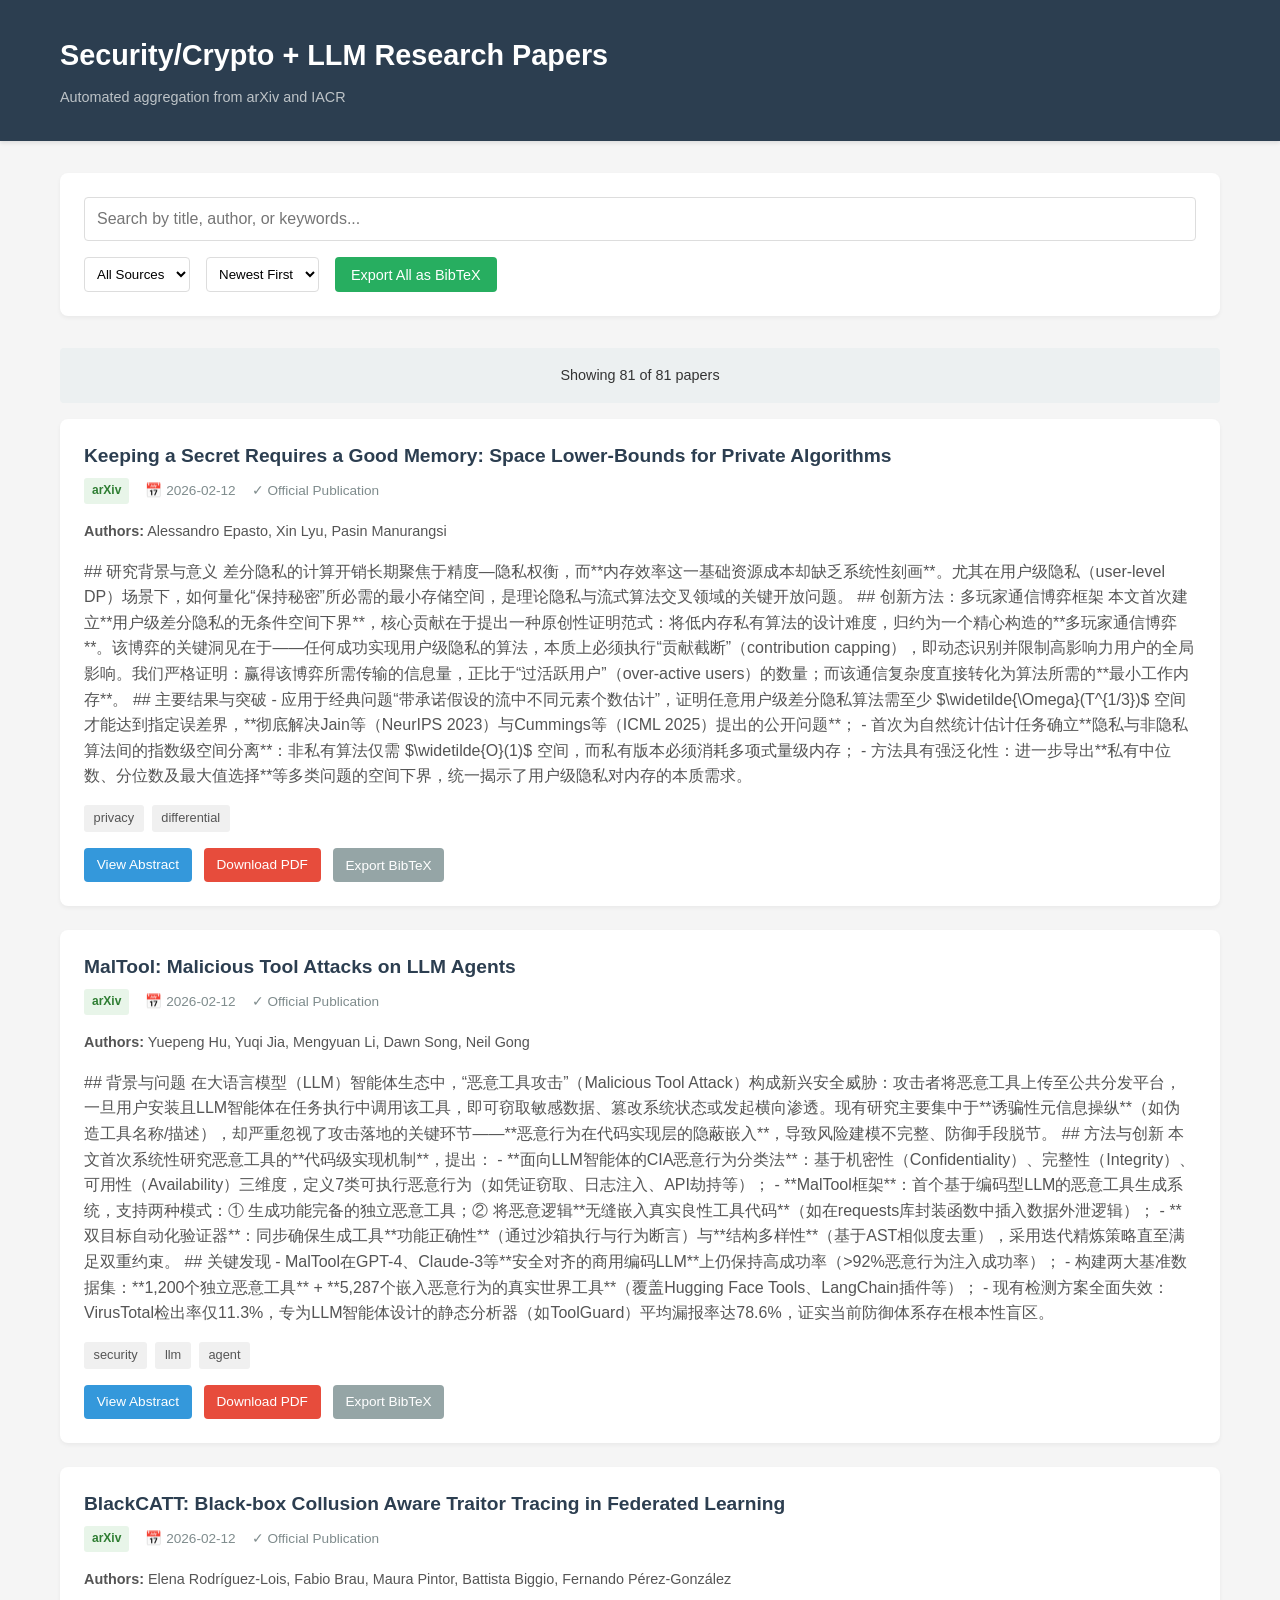
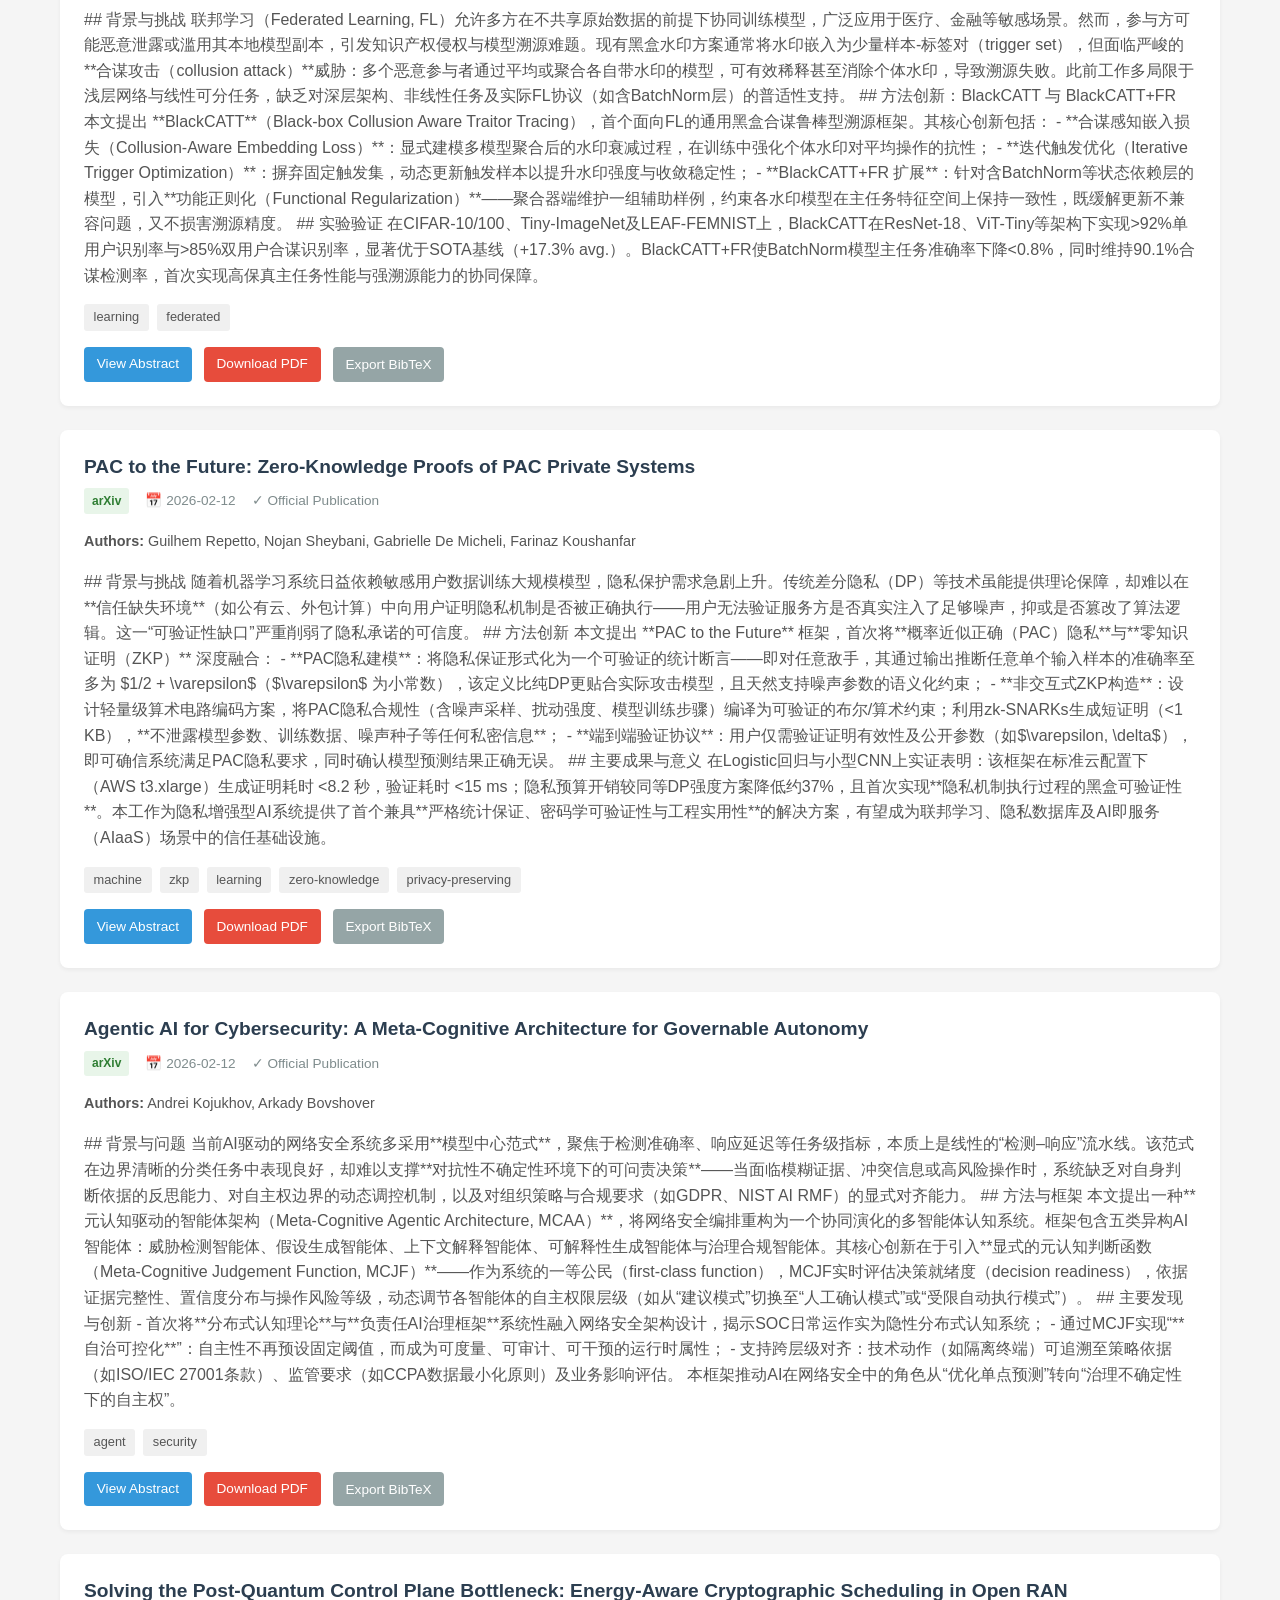
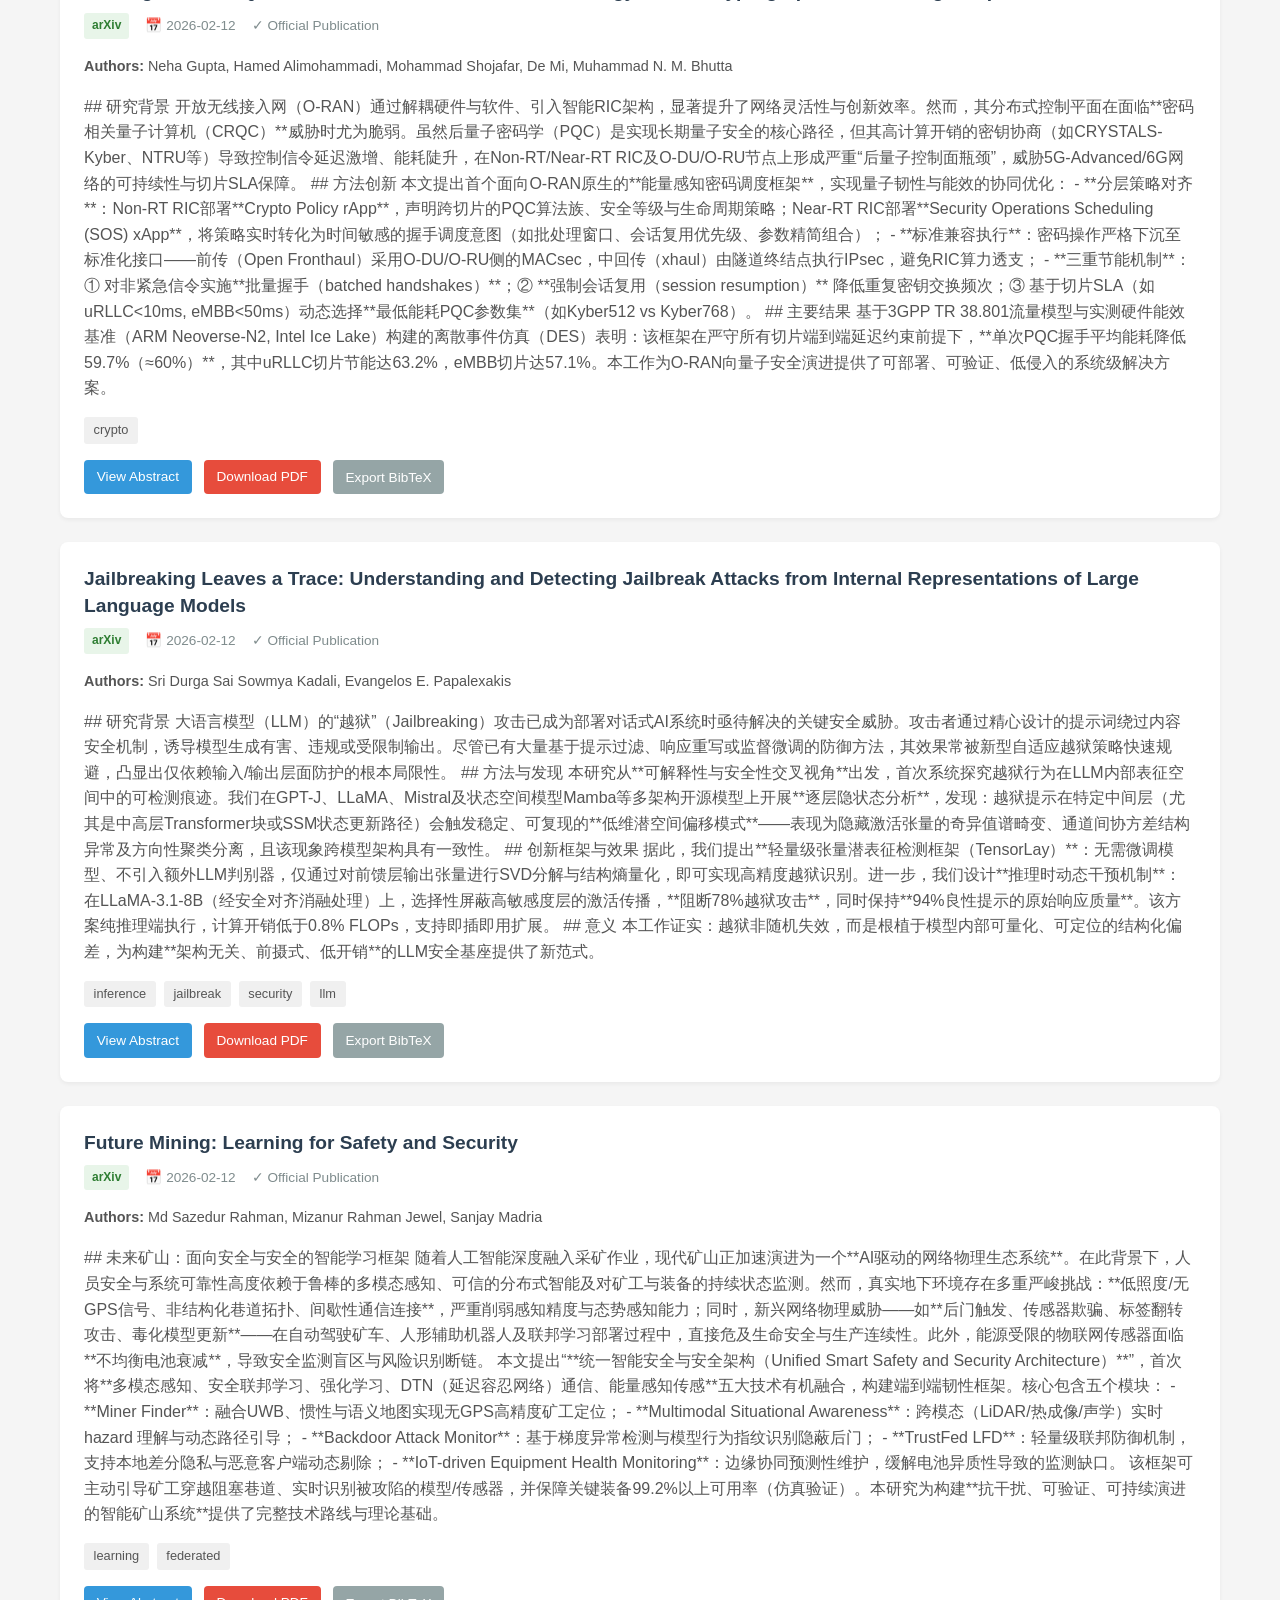
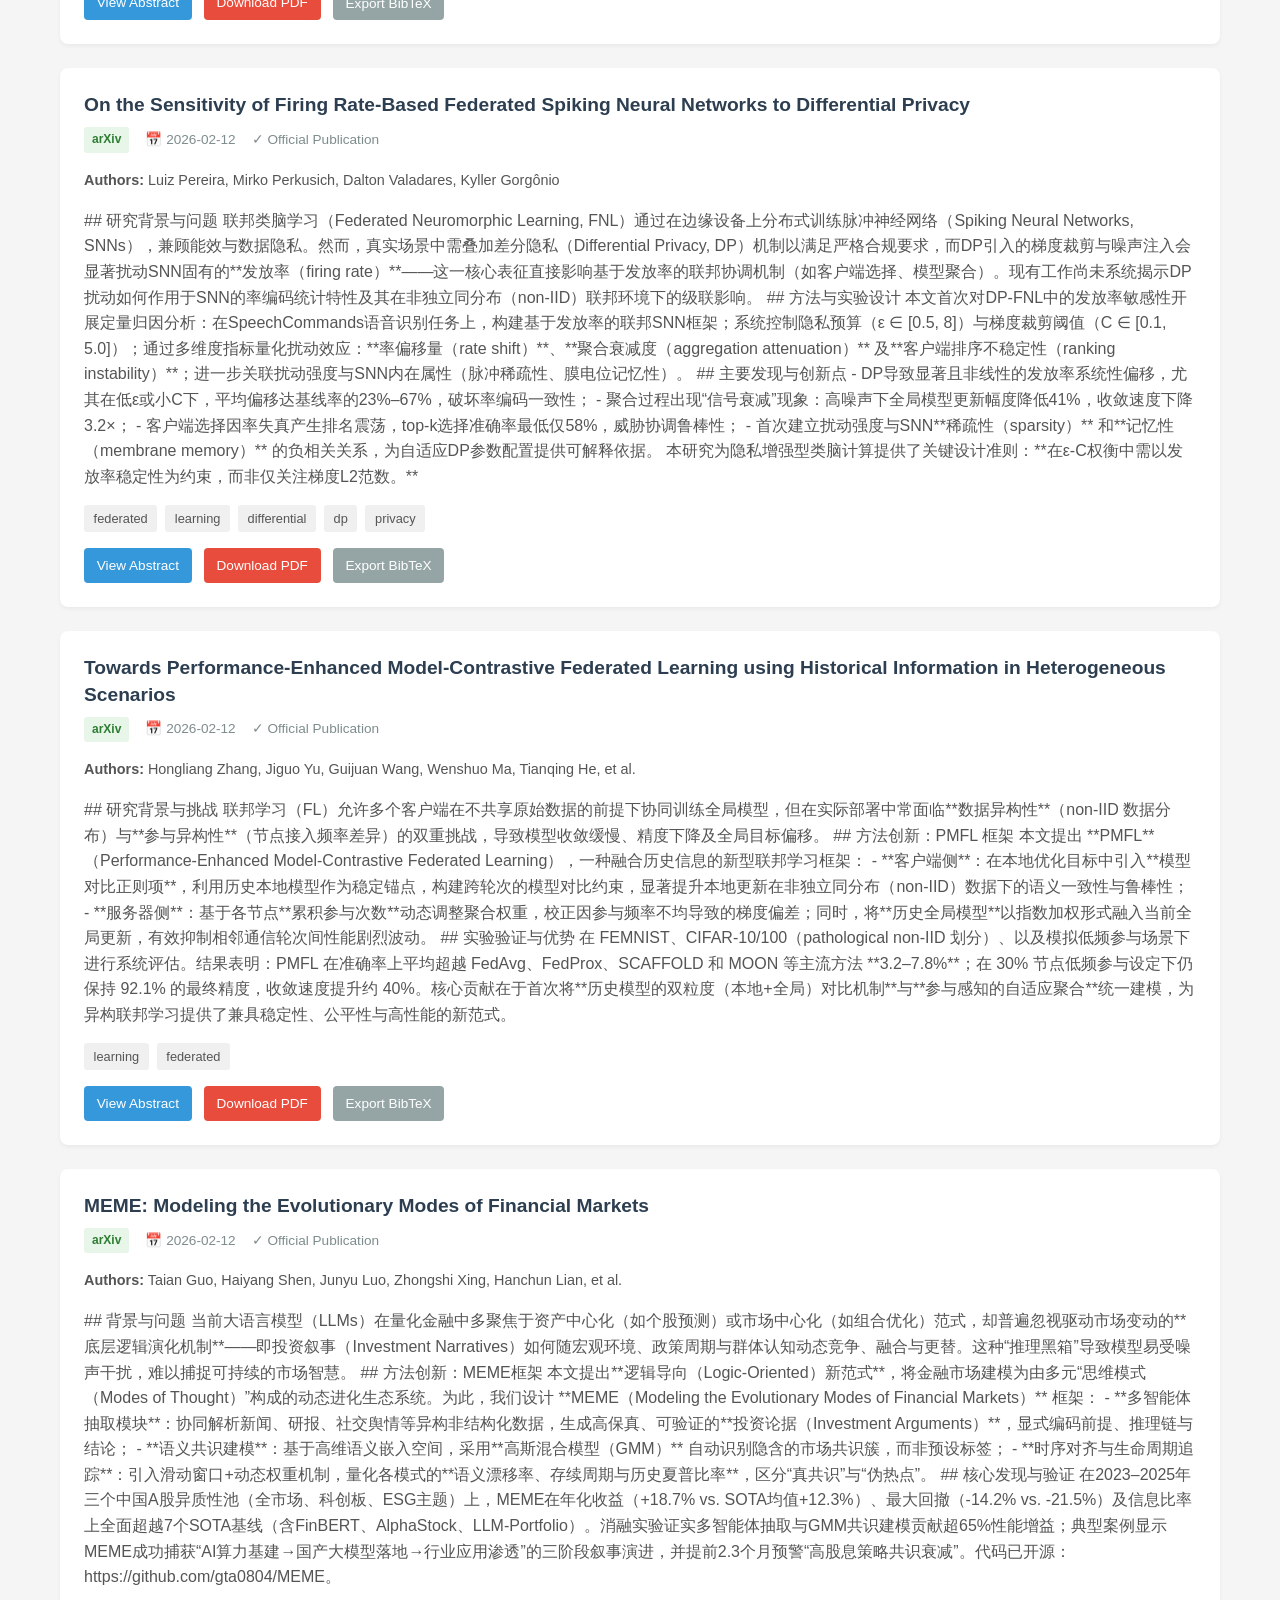
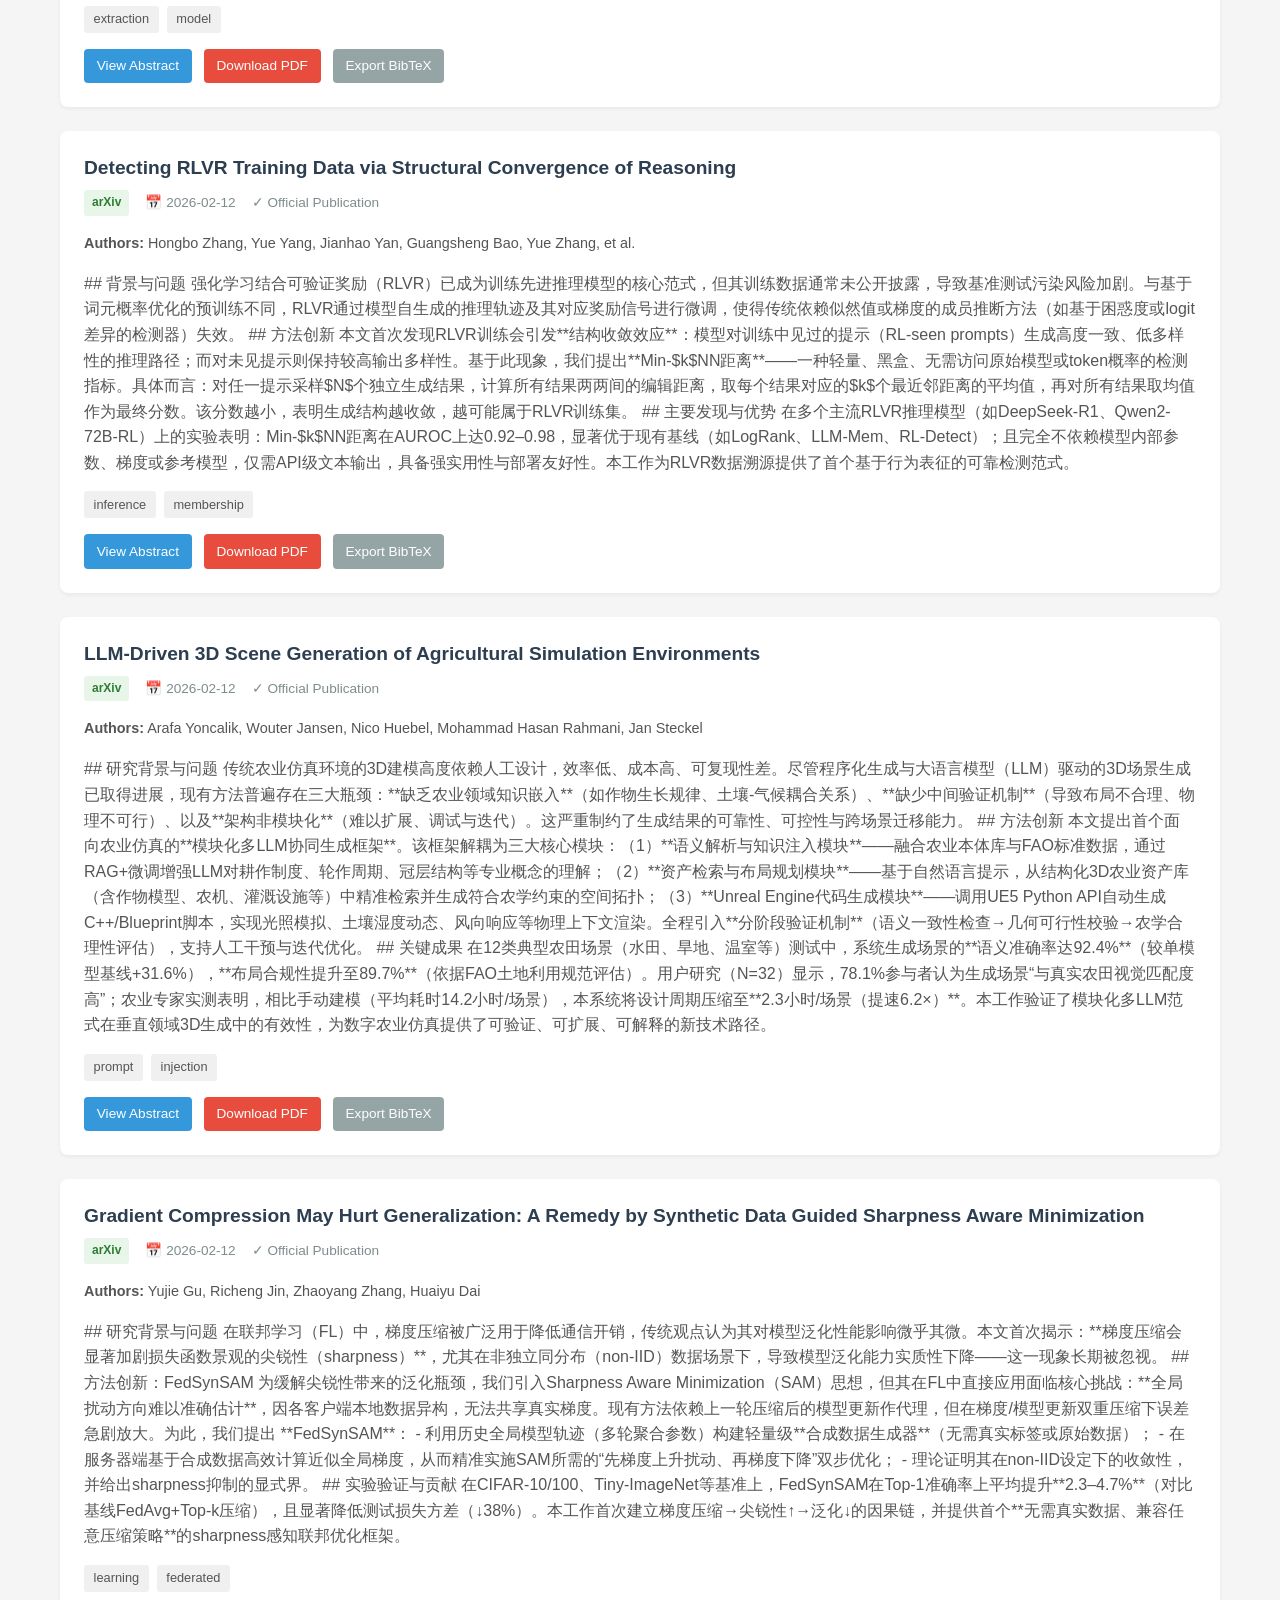
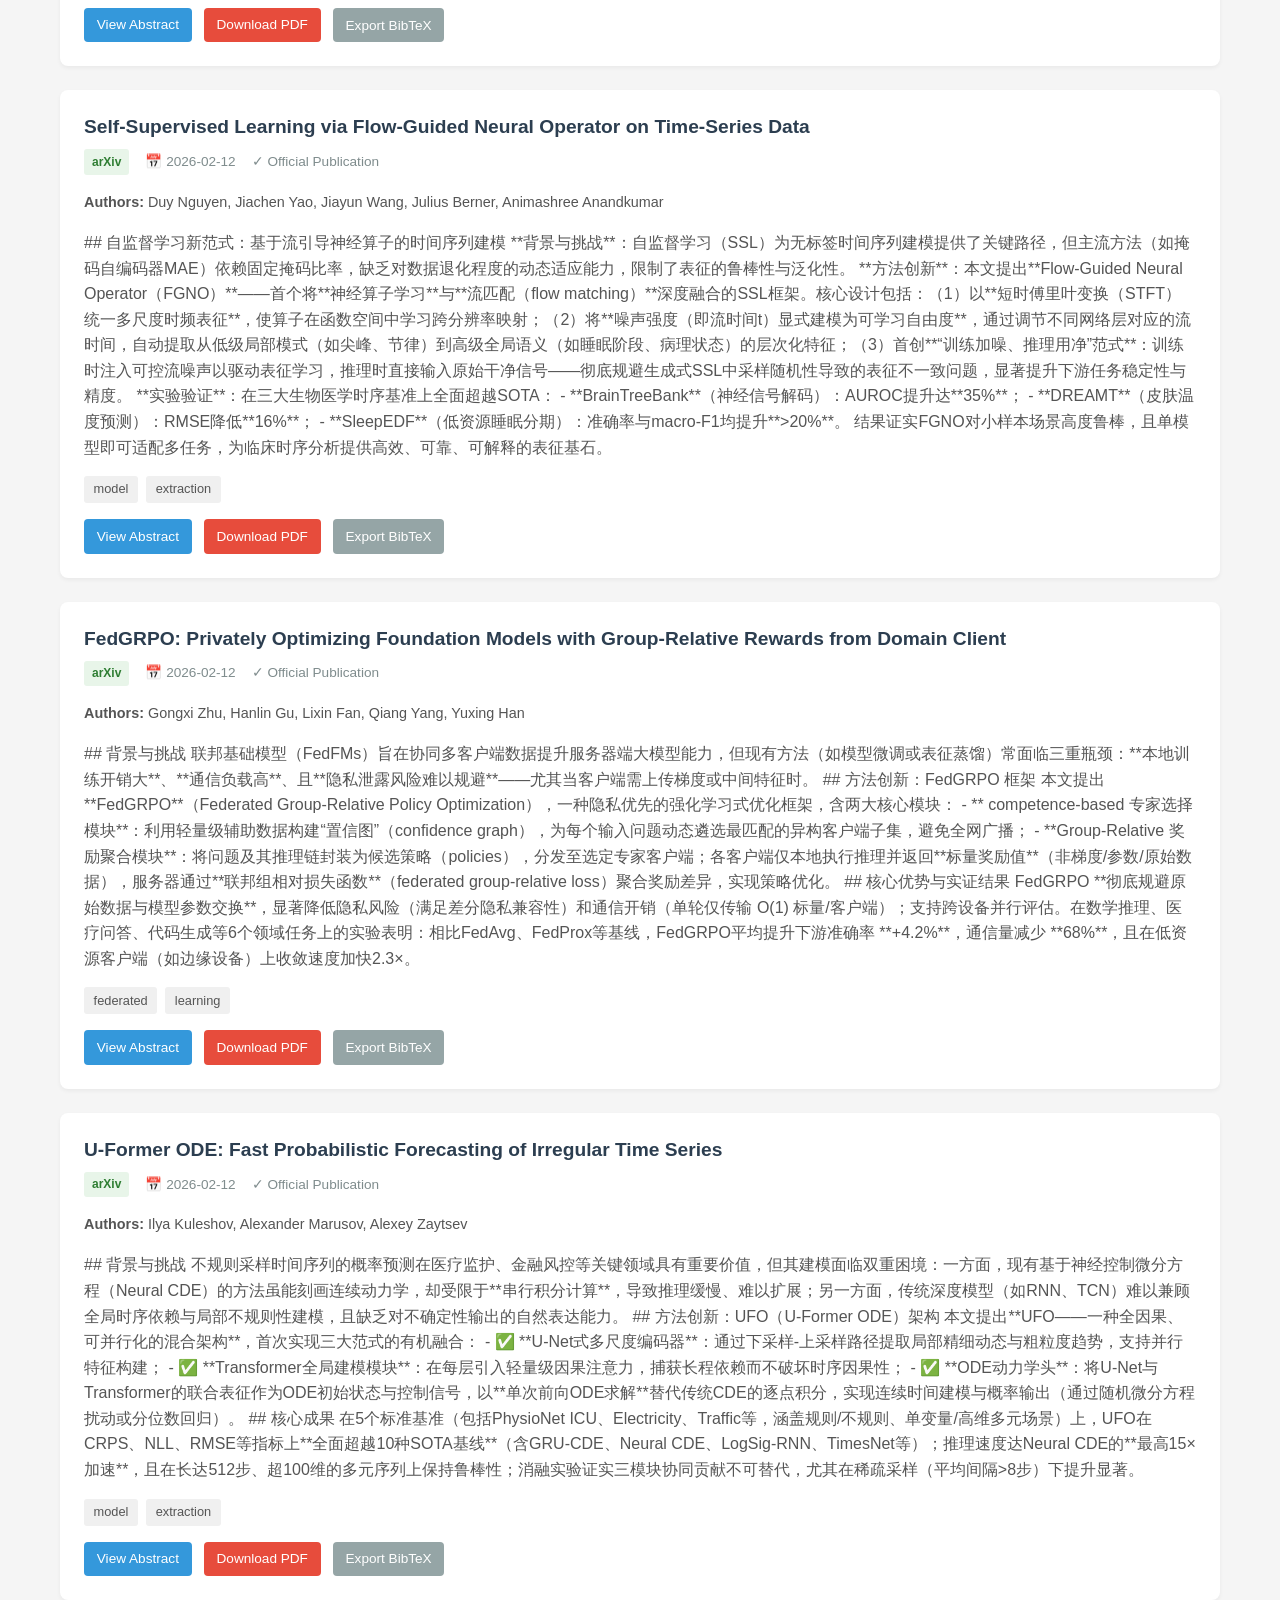
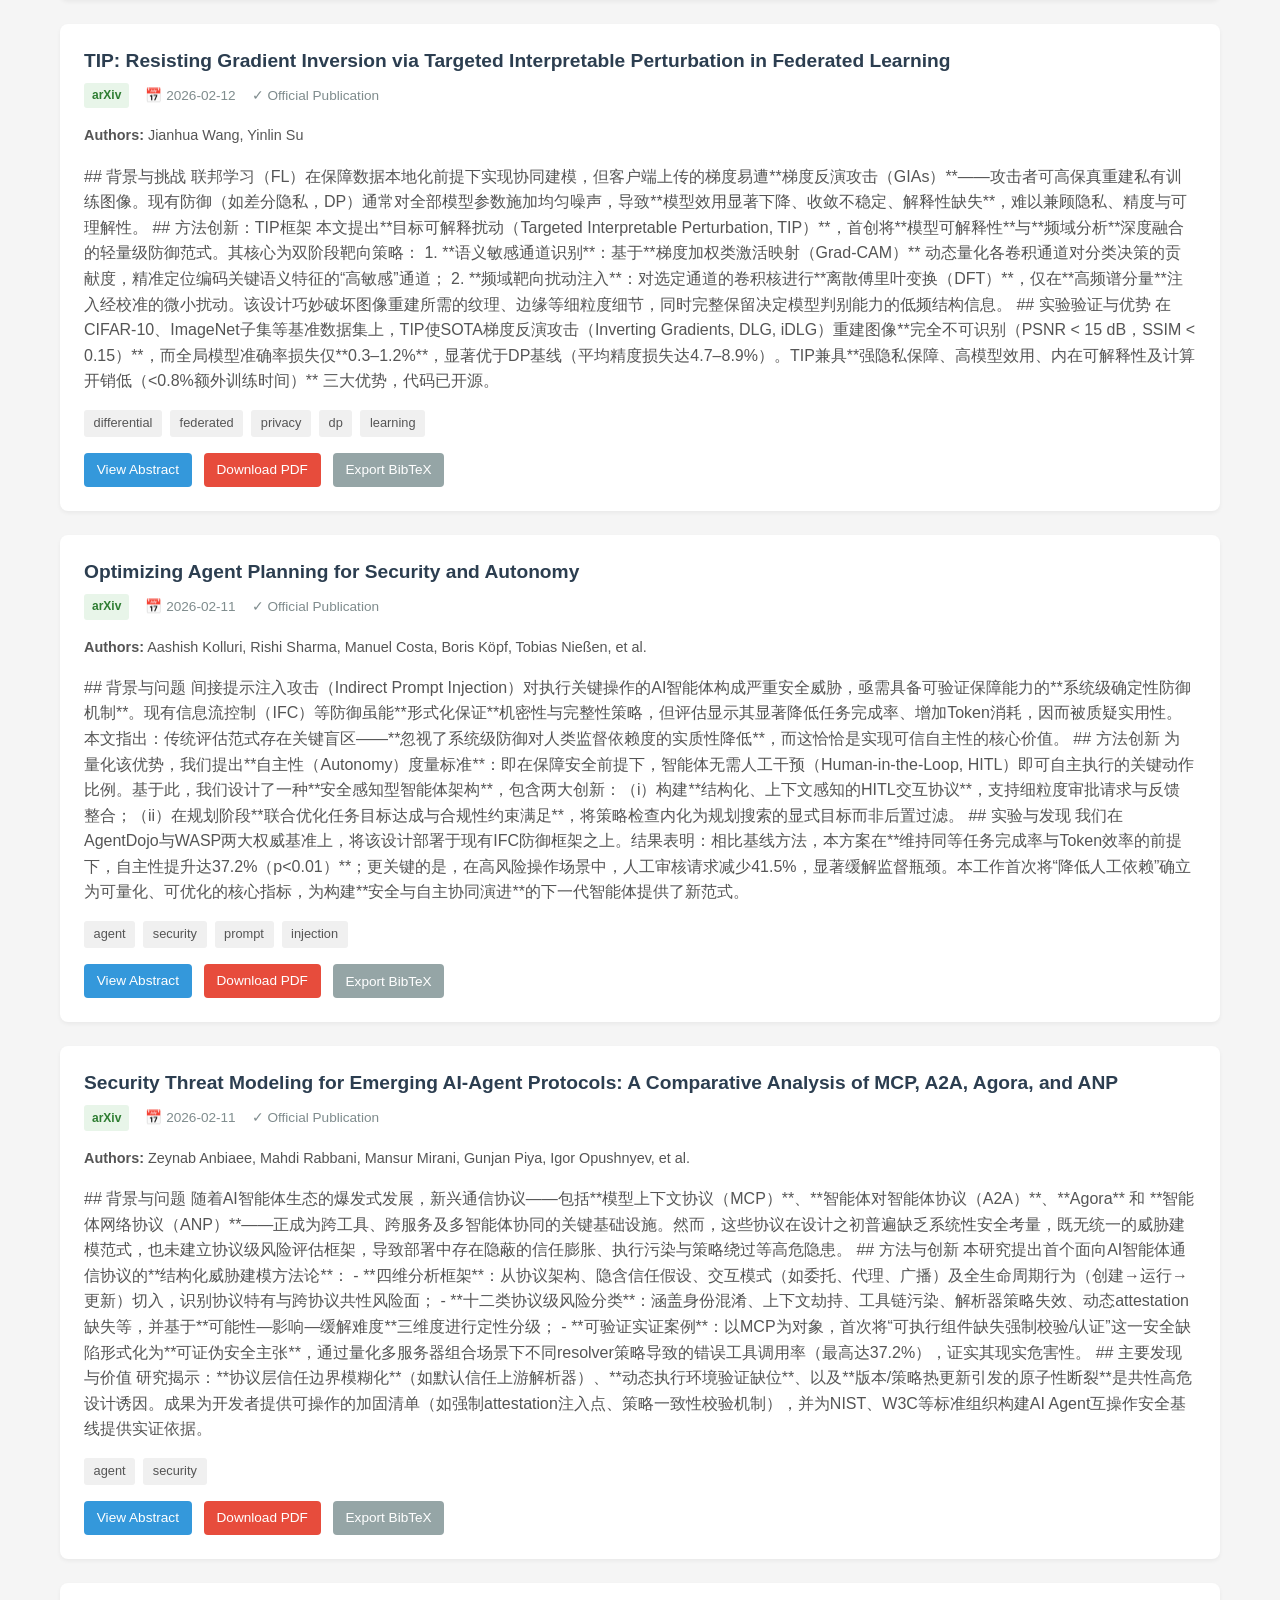
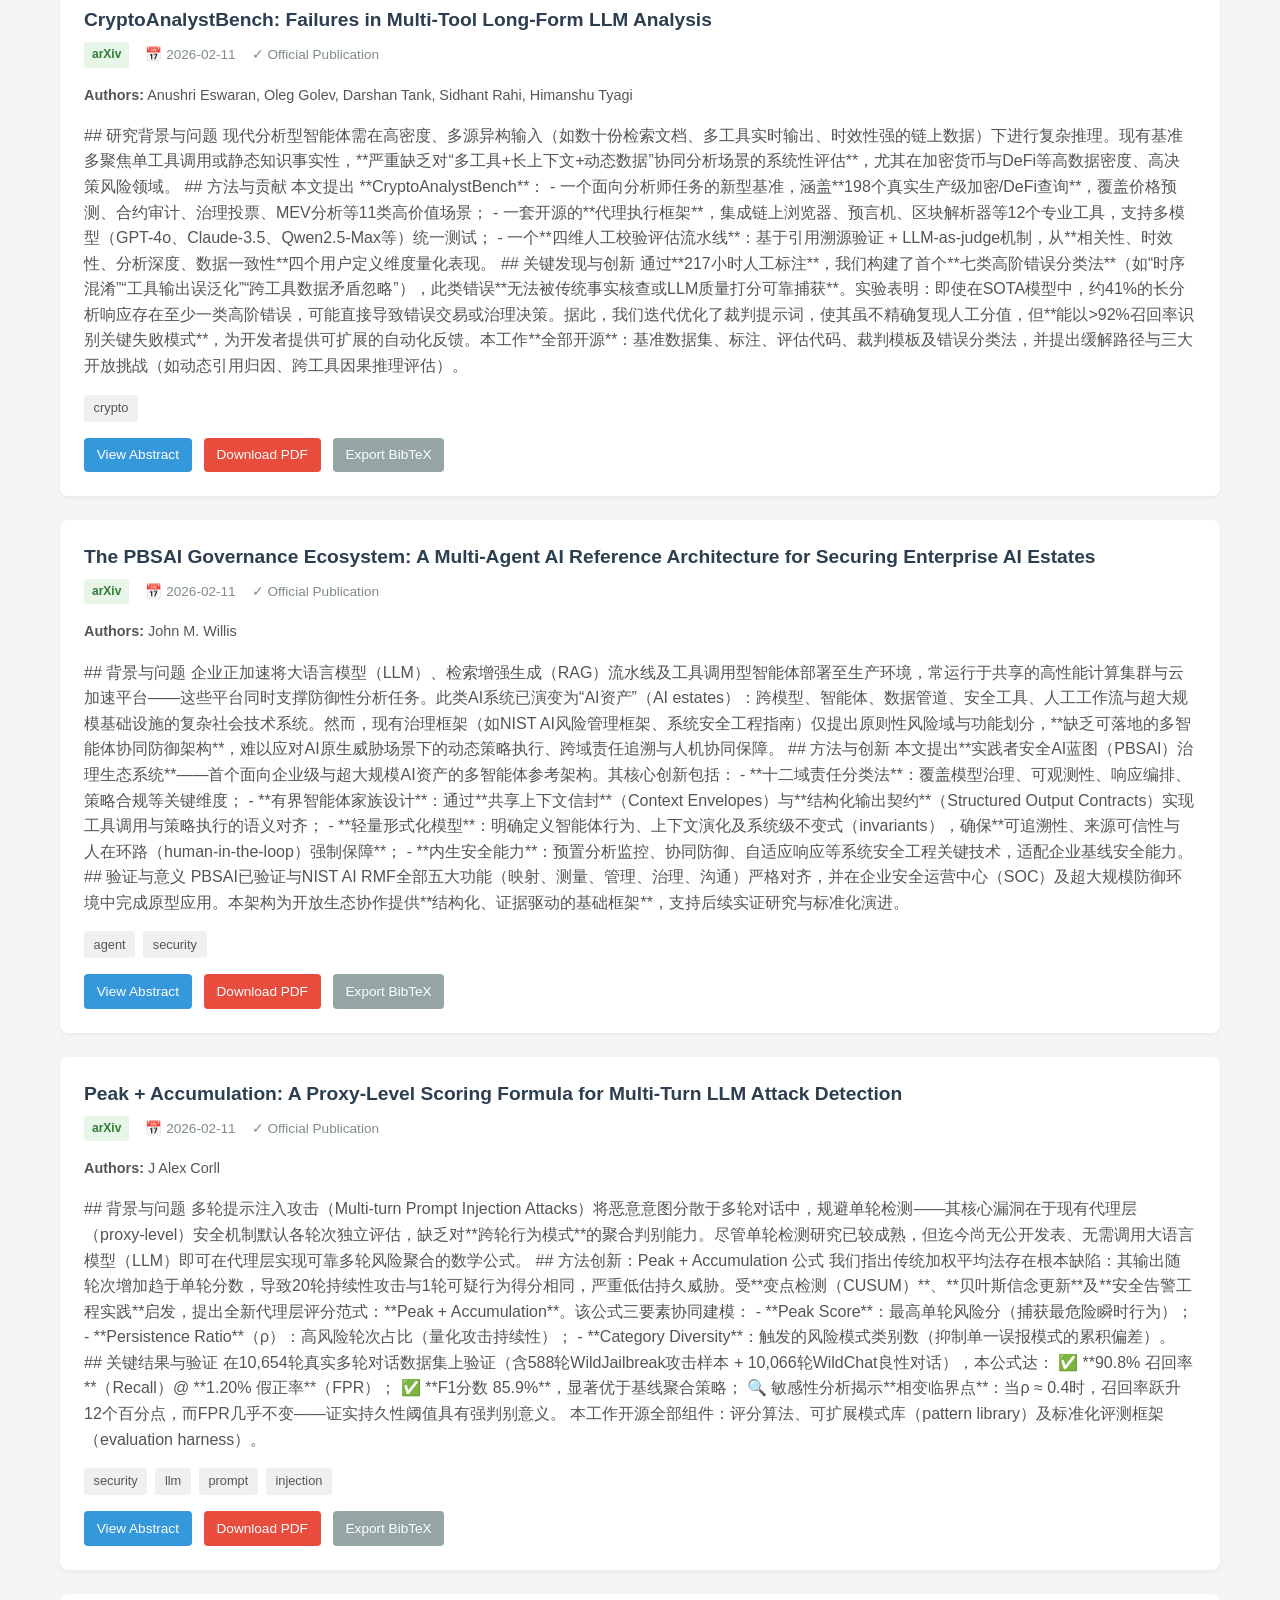
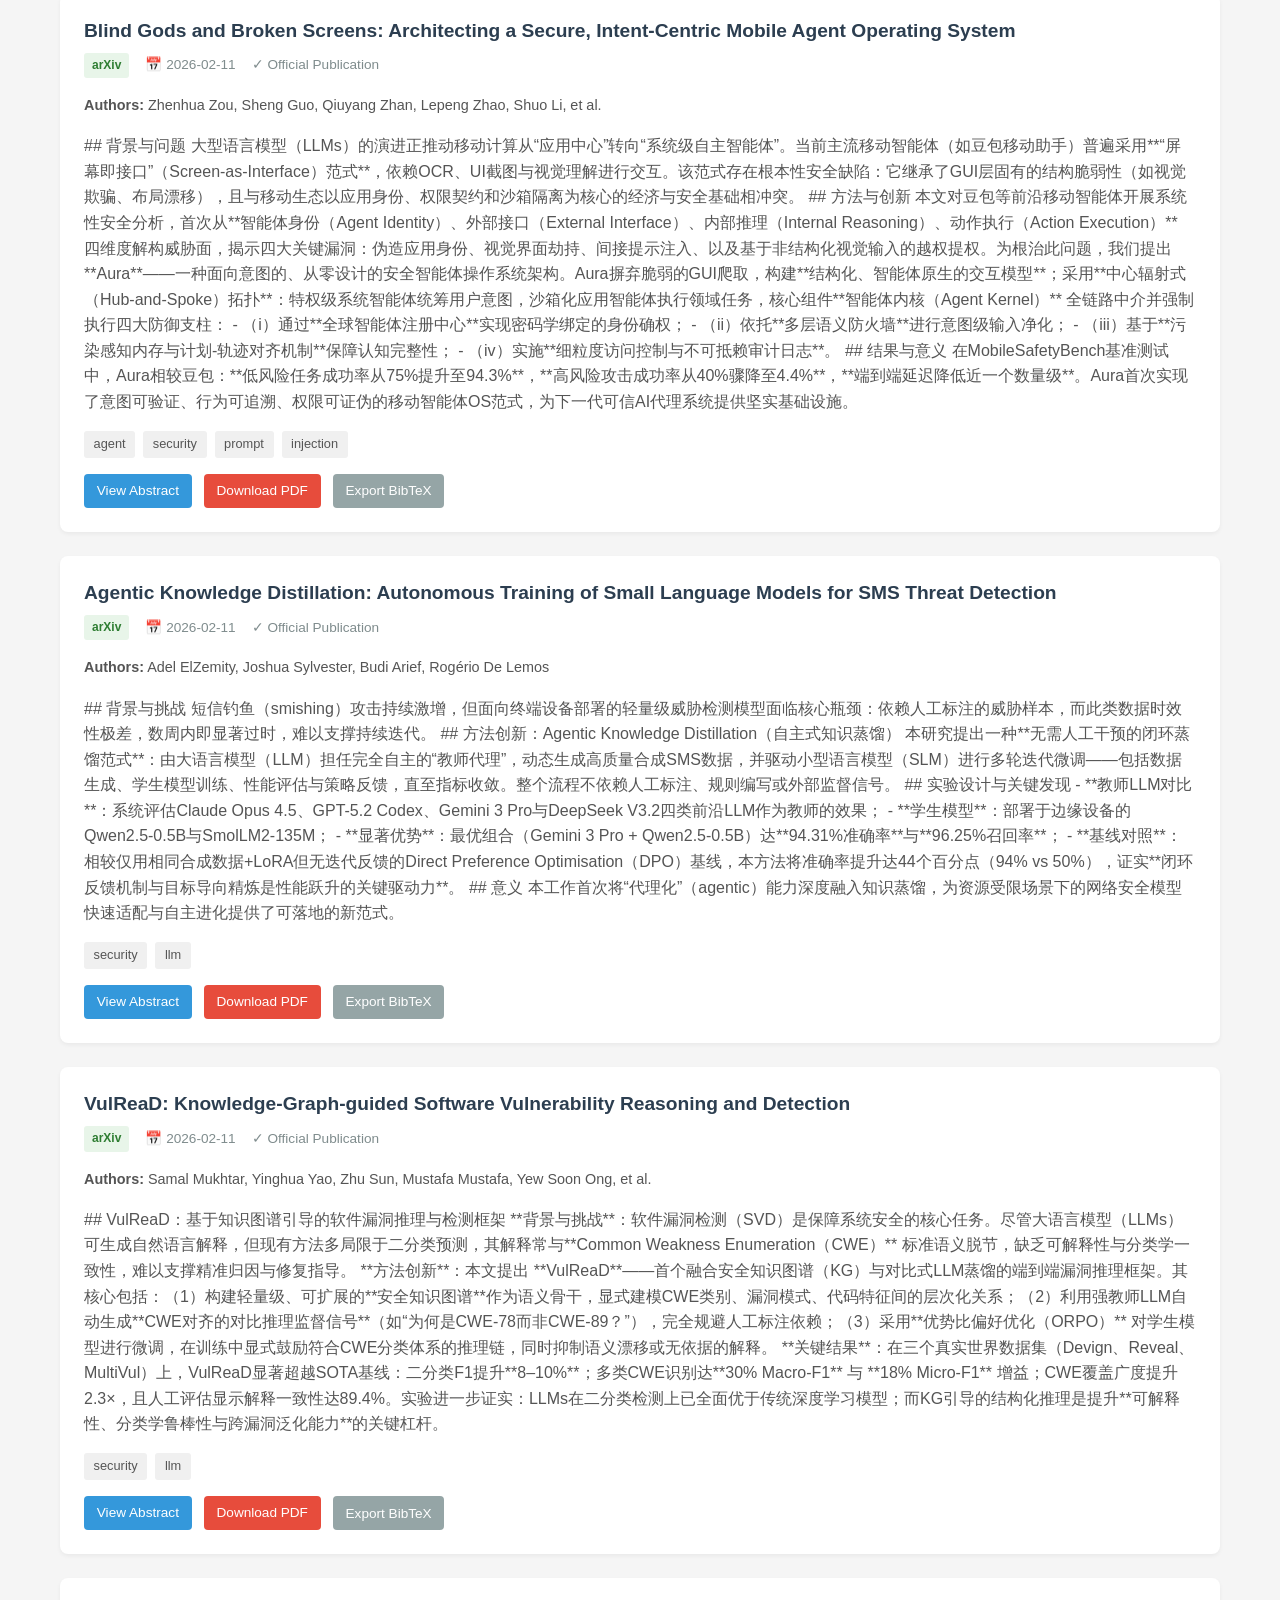
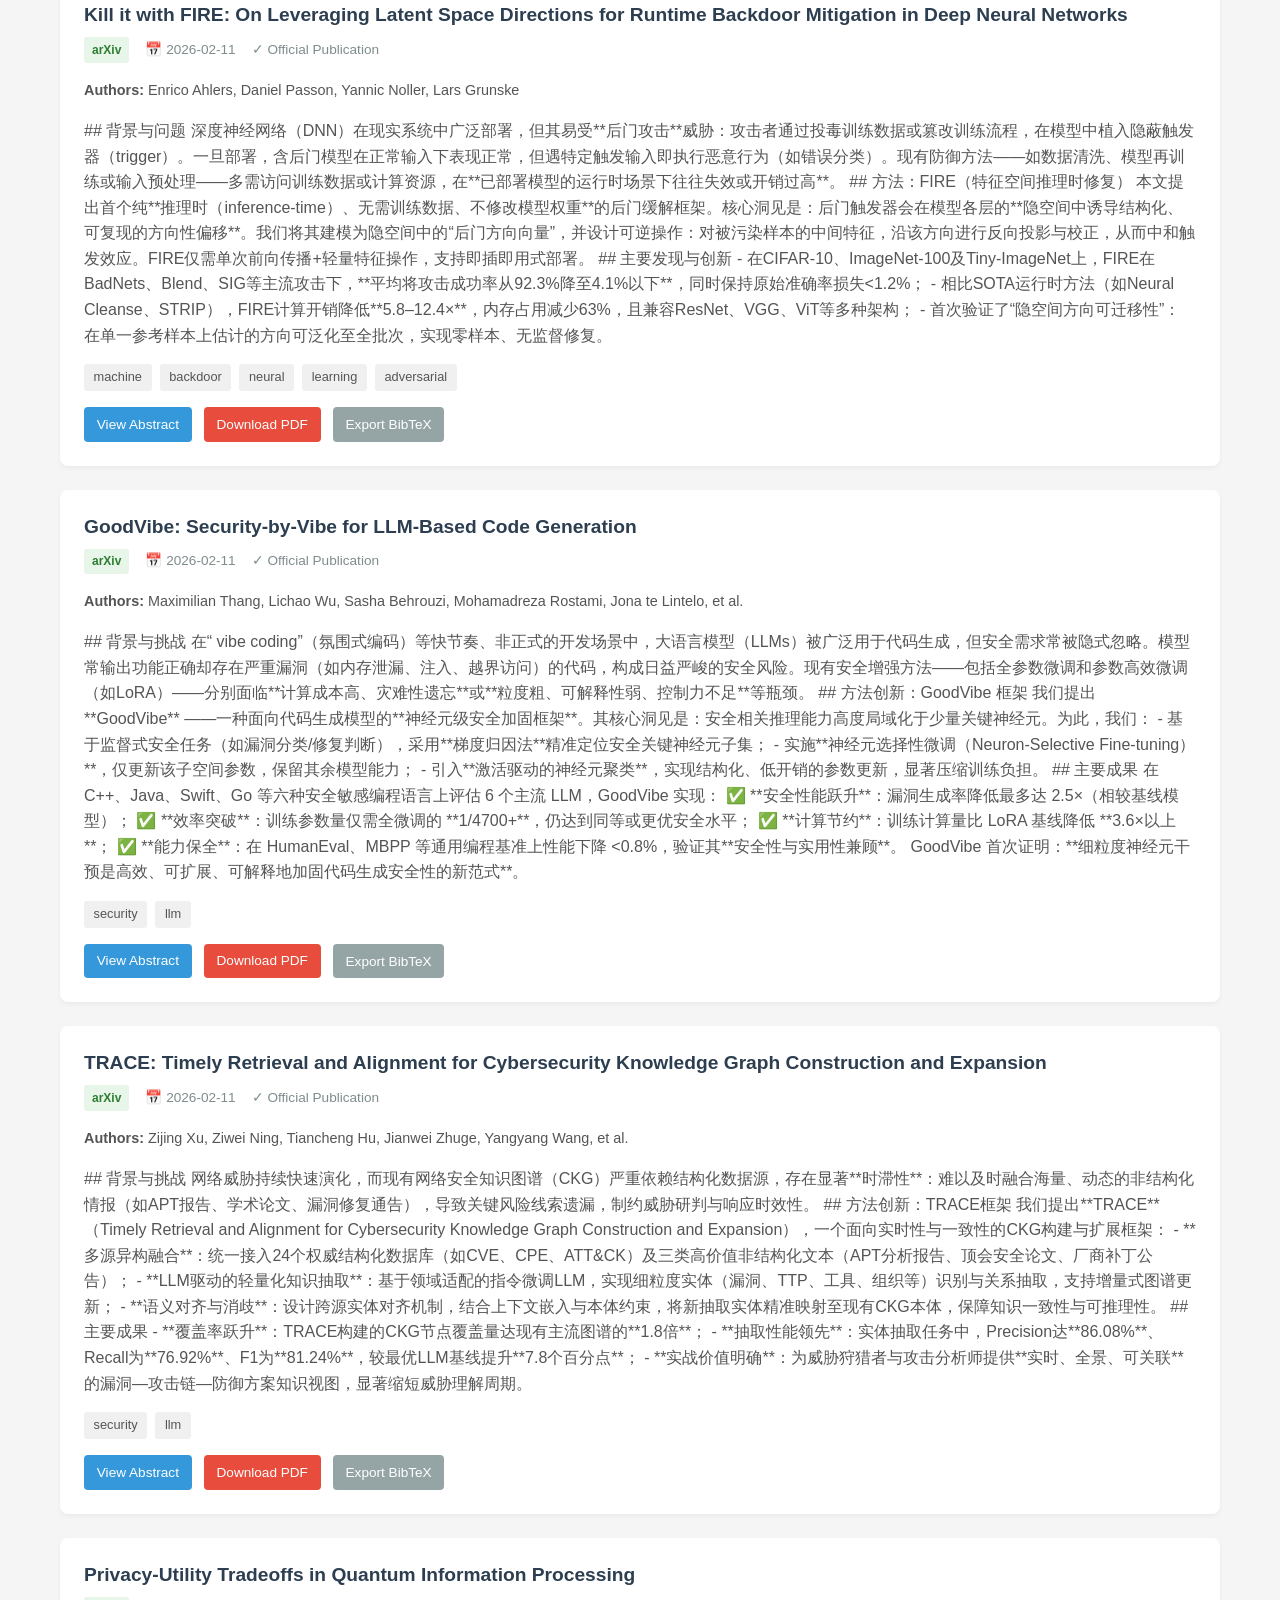
<file: web/index.html>
<!DOCTYPE html>
<html lang="en">
<head>
    <meta charset="UTF-8">
    <meta name="viewport" content="width=device-width, initial-scale=1.0">
    <title>Security/Crypto + LLM Papers</title>
    <link rel="stylesheet" href="styles.css">
</head>
<body>
    <header>
        <div class="container">
            <h1>Security/Crypto + LLM Research Papers</h1>
            <p class="subtitle">Automated aggregation from arXiv and IACR</p>
        </div>
    </header>

    <main class="container">
        <div class="controls">
            <div class="search-box">
                <input type="text" id="searchInput" placeholder="Search by title, author, or keywords...">
            </div>

            <div class="filters">
                <select id="sourceFilter">
                    <option value="all">All Sources</option>
                    <option value="arXiv">arXiv</option>
                    <option value="IACR">IACR</option>
                </select>

                <select id="sortBy">
                    <option value="date-desc">Newest First</option>
                    <option value="date-asc">Oldest First</option>
                    <option value="title">Title A-Z</option>
                </select>

                <button id="exportAllBtn" class="export-btn">Export All as BibTeX</button>
            </div>
        </div>

        <div id="stats" class="stats"></div>

        <div id="papersList" class="papers-list">
            <div class="loading">Loading papers...</div>
        </div>
    </main>

    <footer>
        <div class="container">
            <p>Last updated: <span id="lastUpdated">-</span></p>
            <p>Data fetched daily from arXiv and IACR ePrint Archive</p>
        </div>
    </footer>

    <script src="app.js"></script>
</body>
</html>
</file>
<file: web/styles.css>
* {
    margin: 0;
    padding: 0;
    box-sizing: border-box;
}

body {
    font-family: -apple-system, BlinkMacSystemFont, 'Segoe UI', Roboto, Oxygen, Ubuntu, Cantarell, sans-serif;
    line-height: 1.6;
    color: #333;
    background-color: #f5f5f5;
}

.container {
    max-width: 1200px;
    margin: 0 auto;
    padding: 0 20px;
}

/* Header */
header {
    background-color: #2c3e50;
    color: white;
    padding: 2rem 0;
    box-shadow: 0 2px 4px rgba(0,0,0,0.1);
}

header h1 {
    font-size: 1.8rem;
    margin-bottom: 0.5rem;
}

header .subtitle {
    color: #bdc3c7;
    font-size: 0.9rem;
}

/* Controls */
.controls {
    background: white;
    padding: 1.5rem;
    margin: 2rem 0;
    border-radius: 8px;
    box-shadow: 0 2px 4px rgba(0,0,0,0.05);
}

.search-box {
    margin-bottom: 1rem;
}

.search-box input {
    width: 100%;
    padding: 0.75rem;
    border: 1px solid #ddd;
    border-radius: 4px;
    font-size: 1rem;
}

.search-box input:focus {
    outline: none;
    border-color: #3498db;
}

.filters {
    display: flex;
    gap: 1rem;
    flex-wrap: wrap;
}

.filters select {
    padding: 0.5rem;
    border: 1px solid #ddd;
    border-radius: 4px;
    background: white;
    cursor: pointer;
}

.export-btn {
    padding: 0.5rem 1rem;
    background-color: #27ae60;
    color: white;
    border: none;
    border-radius: 4px;
    cursor: pointer;
    font-size: 0.9rem;
}

.export-btn:hover {
    background-color: #229954;
}

/* Stats */
.stats {
    background: #ecf0f1;
    padding: 1rem;
    margin-bottom: 1rem;
    border-radius: 4px;
    text-align: center;
    font-size: 0.9rem;
}

/* Papers List */
.papers-list {
    display: grid;
    gap: 1.5rem;
}

.loading {
    text-align: center;
    padding: 3rem;
    color: #7f8c8d;
}

.no-results {
    text-align: center;
    padding: 3rem;
    color: #7f8c8d;
    background: white;
    border-radius: 8px;
}

/* Paper Card */
.paper-card {
    background: white;
    padding: 1.5rem;
    border-radius: 8px;
    box-shadow: 0 2px 4px rgba(0,0,0,0.05);
    transition: box-shadow 0.3s;
}

.paper-card:hover {
    box-shadow: 0 4px 8px rgba(0,0,0,0.1);
}

.paper-header {
    margin-bottom: 1rem;
}

.paper-title {
    font-size: 1.2rem;
    font-weight: 600;
    color: #2c3e50;
    margin-bottom: 0.5rem;
    line-height: 1.4;
}

.paper-meta {
    display: flex;
    gap: 1rem;
    font-size: 0.85rem;
    color: #7f8c8d;
    flex-wrap: wrap;
}

.paper-meta span {
    display: inline-flex;
    align-items: center;
}

.source-badge {
    display: inline-block;
    padding: 0.2rem 0.5rem;
    border-radius: 3px;
    font-size: 0.75rem;
    font-weight: 600;
}

.source-arxiv {
    background-color: #e8f5e9;
    color: #2e7d32;
}

.source-iacr {
    background-color: #e3f2fd;
    color: #1565c0;
}

.paper-authors {
    margin-bottom: 0.5rem;
    font-size: 0.9rem;
    color: #555;
}

.paper-summary {
    margin: 1rem 0;
    color: #555;
    line-height: 1.6;
}

.paper-keywords {
    margin: 1rem 0;
    display: flex;
    gap: 0.5rem;
    flex-wrap: wrap;
}

.keyword-tag {
    display: inline-block;
    padding: 0.2rem 0.6rem;
    background-color: #f0f0f0;
    border-radius: 3px;
    font-size: 0.8rem;
    color: #555;
}

.paper-actions {
    display: flex;
    gap: 0.75rem;
    margin-top: 1rem;
    flex-wrap: wrap;
}

.paper-actions a,
.paper-actions button {
    padding: 0.4rem 0.8rem;
    border-radius: 4px;
    text-decoration: none;
    font-size: 0.85rem;
    border: none;
    cursor: pointer;
    transition: background-color 0.2s;
}

.view-link {
    background-color: #3498db;
    color: white;
}

.view-link:hover {
    background-color: #2980b9;
}

.pdf-link {
    background-color: #e74c3c;
    color: white;
}

.pdf-link:hover {
    background-color: #c0392b;
}

.bibtex-btn {
    background-color: #95a5a6;
    color: white;
}

.bibtex-btn:hover {
    background-color: #7f8c8d;
}

/* Footer */
footer {
    background-color: #2c3e50;
    color: white;
    padding: 2rem 0;
    margin-top: 3rem;
    text-align: center;
}

footer p {
    margin: 0.25rem 0;
    font-size: 0.9rem;
    color: #bdc3c7;
}

/* Responsive */
@media (max-width: 768px) {
    header h1 {
        font-size: 1.4rem;
    }

    .filters {
        flex-direction: column;
    }

    .filters select,
    .export-btn {
        width: 100%;
    }

    .paper-meta {
        flex-direction: column;
        gap: 0.3rem;
    }
}
</file>
